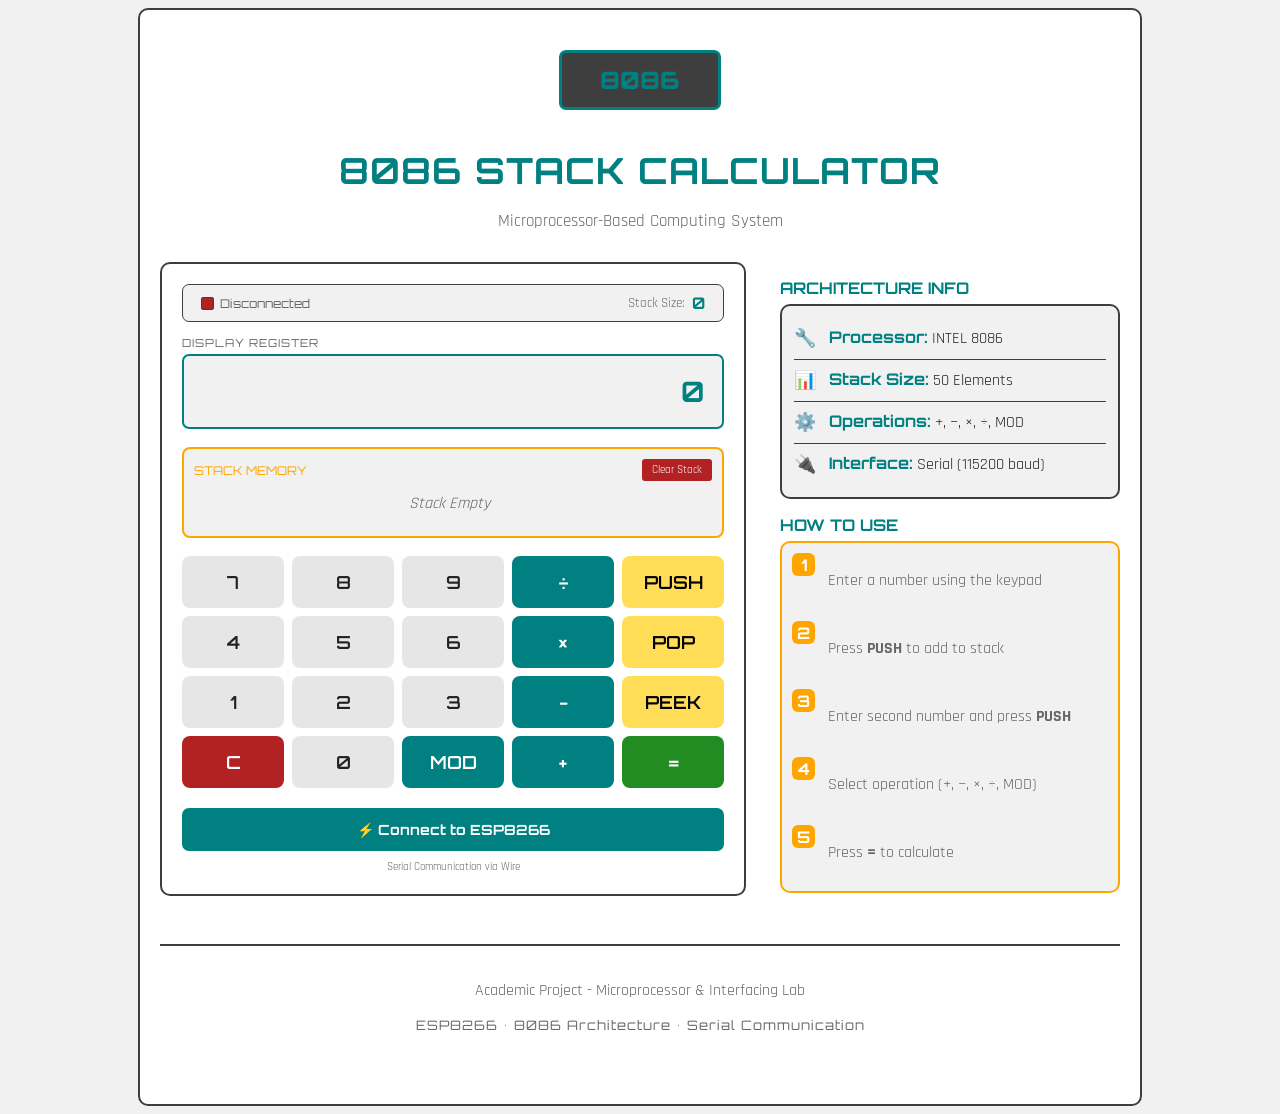
<file: Simulations_Web/8086_Simulator/index.html>
<!DOCTYPE html>
<html lang="en">
<head>
    <meta charset="UTF-8">
    <meta name="viewport" content="width=device-width, initial-scale=1.0">
    <title>8086 Stack Calculator | Academic Project</title>
    <link rel="stylesheet" href="style.css">
    <link rel="preconnect" href="https://fonts.googleapis.com">
    <link rel="preconnect" href="https://fonts.gstatic.com" crossorigin>
    <link href="https://fonts.googleapis.com/css2?family=Orbitron:wght@400;500;700;900&family=Rajdhani:wght@300;400;500;600;700&display=swap" rel="stylesheet">
</head>
<body>
    <div class="background-animation">
        <div class="circuit-line line1"></div>
        <div class="circuit-line line2"></div>
        <div class="circuit-line line3"></div>
        <div class="circuit-line line4"></div>
    </div>
    
    <div class="container">
        <header class="project-header">
            <div class="chip-icon">
                <div class="chip-body">
                    <div class="chip-pins left"></div>
                    <div class="chip-label">8086</div>
                    <div class="chip-pins right"></div>
                </div>
            </div>
            <h1 class="main-title">8086 Stack Calculator</h1>
            <p class="subtitle">Microprocessor-Based Computing System</p>
        </header>

        <div class="calculator-wrapper">
            <div class="calculator-container">
                <div class="status-bar">
                    <div class="status-indicator">
                        <span class="status-dot" id="statusDot"></span>
                        <span class="status-text" id="statusText">Disconnected</span>
                    </div>
                    <div class="stack-info">
                        <span class="stack-label">Stack Size:</span>
                        <span class="stack-value" id="stackSize">0</span>
                    </div>
                </div>

                <div class="display-section">
                    <div class="display-label">Display Register</div>
                    <input type="text" id="display" class="display" readonly value="0">
                    <div class="display-glow"></div>
                </div>

                <div class="stack-display">
                    <div class="stack-header">
                        <span class="stack-title">Stack Memory</span>
                        <button class="clear-stack-btn" id="clearStackBtn">Clear Stack</button>
                    </div>
                    <div class="stack-content" id="stackContent">
                        <div class="empty-stack">Stack Empty</div>
                    </div>
                </div>

                <div class="keypad">
                    <button class="key number-key" data-value="7">7</button>
                    <button class="key number-key" data-value="8">8</button>
                    <button class="key number-key" data-value="9">9</button>
                    <button class="key operation-key" data-operation="/">÷</button>
                    <button class="key special-key" id="pushBtn">PUSH</button>

                    <button class="key number-key" data-value="4">4</button>
                    <button class="key number-key" data-value="5">5</button>
                    <button class="key number-key" data-value="6">6</button>
                    <button class="key operation-key" data-operation="*">×</button>
                    <button class="key special-key" id="popBtn">POP</button>

                    <button class="key number-key" data-value="1">1</button>
                    <button class="key number-key" data-value="2">2</button>
                    <button class="key number-key" data-value="3">3</button>
                    <button class="key operation-key" data-operation="-">−</button>
                    <button class="key special-key" id="peekBtn">PEEK</button>

                    <button class="key clear-key" id="clearBtn">C</button>
                    <button class="key number-key" data-value="0">0</button>
                    <button class="key operation-key" data-operation="%">MOD</button>
                    <button class="key operation-key" data-operation="+">+</button>
                    <button class="key equals-key" id="equalsBtn">=</button>
                </div>

                <div class="connection-panel">
                    <button class="connect-btn" id="connectBtn">
                        <span class="btn-icon">⚡</span>
                        <span class="btn-text">Connect to ESP8266</span>
                    </button>
                    <div class="connection-info">Serial Communication via Wire</div>
                </div>
            </div>

            <div class="info-panel">
                <h3 class="info-title">Architecture Info</h3>
                <div class="info-card">
                    <div class="info-item">
                        <span class="info-icon">🔧</span>
                        <div class="info-content">
                            <strong>Processor:</strong> INTEL 8086
                        </div>
                    </div>
                    <div class="info-item">
                        <span class="info-icon">📊</span>
                        <div class="info-content">
                            <strong>Stack Size:</strong> 50 Elements
                        </div>
                    </div>
                    <div class="info-item">
                        <span class="info-icon">⚙️</span>
                        <div class="info-content">
                            <strong>Operations:</strong> +, −, ×, ÷, MOD
                        </div>
                    </div>
                    <div class="info-item">
                        <span class="info-icon">🔌</span>
                        <div class="info-content">
                            <strong>Interface:</strong> Serial (115200 baud)
                        </div>
                    </div>
                </div>

                <h3 class="info-title">How to Use</h3>
                <div class="usage-steps">
                    <div class="step">
                        <span class="step-number">1</span>
                        <p>Enter a number using the keypad</p>
                    </div>
                    <div class="step">
                        <span class="step-number">2</span>
                        <p>Press <strong>PUSH</strong> to add to stack</p>
                    </div>
                    <div class="step">
                        <span class="step-number">3</span>
                        <p>Enter second number and press <strong>PUSH</strong></p>
                    </div>
                    <div class="step">
                        <span class="step-number">4</span>
                        <p>Select operation (+, −, ×, ÷, MOD)</p>
                    </div>
                    <div class="step">
                        <span class="step-number">5</span>
                        <p>Press <strong>=</strong> to calculate</p>
                    </div>
                </div>
            </div>
        </div>

        <footer class="project-footer">
            <p>Academic Project - Microprocessor & Interfacing Lab</p>
            <p class="tech-stack">ESP8266 • 8086 Architecture • Serial Communication</p>
        </footer>
    </div>

    <script src="script.js"></script>
</body>
</html>
</file>
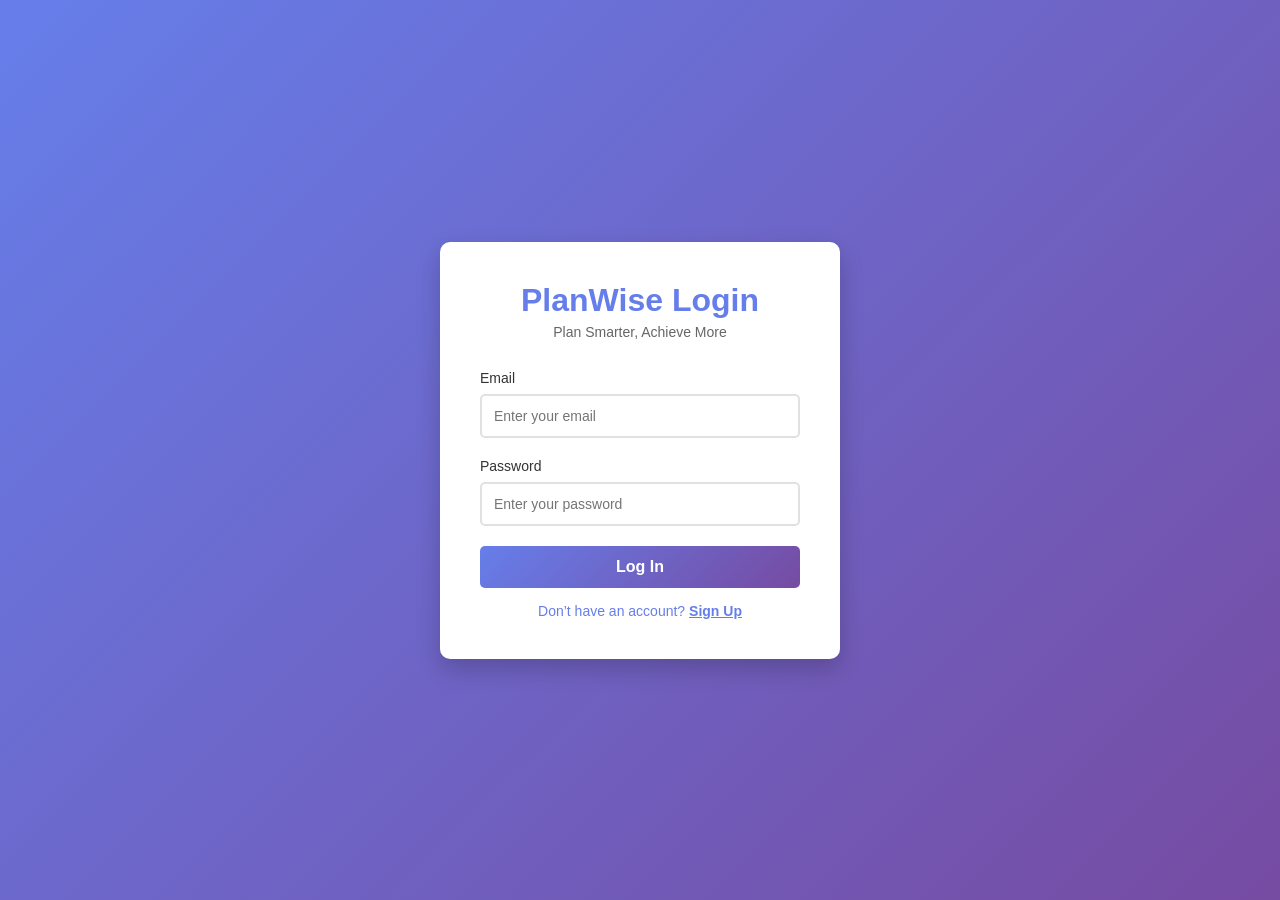
<file: FullStack_Web/Planner/Backend/src/main/resources/static/index.html>
<!DOCTYPE html>
<html lang="en">
<head>
    <meta charset="UTF-8" />
    <meta name="viewport" content="width=device-width, initial-scale=1.0" />
    <title>PlanWise - Login / Sign Up</title>
    <style>
        * { margin: 0; padding: 0; box-sizing: border-box; }
        body {
          font-family: 'Segoe UI', Tahoma, Geneva, Verdana, sans-serif;
          background: linear-gradient(135deg, #667eea 0%, #764ba2 100%);
          min-height: 100vh;
          display: flex;
          justify-content: center;
          align-items: center;
        }
        .login-container {
          background: white;
          padding: 40px;
          border-radius: 10px;
          box-shadow: 0 10px 25px rgba(0, 0, 0, 0.2);
          width: 100%;
          max-width: 400px;
        }
        .logo {
          text-align: center;
          margin-bottom: 30px;
        }
        .logo h1 {
          color: #667eea;
          font-size: 32px;
          font-weight: 700;
        }
        .logo p {
          color: #666;
          font-size: 14px;
          margin-top: 5px;
        }
        .form-group {
          margin-bottom: 20px;
        }
        label {
          display: block;
          margin-bottom: 8px;
          color: #333;
          font-weight: 500;
          font-size: 14px;
        }
        input {
          width: 100%;
          padding: 12px;
          border: 2px solid #e1e1e1;
          border-radius: 5px;
          font-size: 14px;
          transition: border-color 0.3s;
        }
        input:focus {
          outline: none;
          border-color: #667eea;
        }
        .btn-login {
          width: 100%;
          padding: 12px;
          background: linear-gradient(135deg, #667eea 0%, #764ba2 100%);
          color: white;
          border: none;
          border-radius: 5px;
          font-size: 16px;
          font-weight: 600;
          cursor: pointer;
          transition: transform 0.2s;
        }
        .btn-login:hover {
          transform: translateY(-2px);
        }
        .forgot-password,
        .switch-link {
          text-align: center;
          margin-top: 15px;
          color: #667eea;
          font-size: 14px;
          cursor: pointer;
        }
        .switch-link span {
          font-weight: 600;
          text-decoration: underline;
        }
        .error-message,
        .success-message {
          display: none;
          padding: 10px;
          border-radius: 5px;
          margin-bottom: 20px;
          font-size: 14px;
        }
        .error-message {
          background: #fee;
          color: #c33;
        }
        .success-message {
          background: #efe;
          color: #3c3;
        }
    </style>
</head>
<body>
<div class="login-container">
    <div class="logo">
        <h1 id="formTitle">PlanWise Login</h1>
        <p>Plan Smarter, Achieve More</p>
    </div>

    <div class="error-message" id="errorMessage"></div>
    <div class="success-message" id="successMessage"></div>

    <form id="authForm">
        <div class="form-group">
            <label for="email">Email</label>
            <input type="email" id="email" name="email" required placeholder="Enter your email" />
        </div>
        <div class="form-group">
            <label for="password">Password</label>
            <input type="password" id="password" name="password" required placeholder="Enter your password" />
        </div>
        <button type="submit" class="btn-login" id="submitBtn">Log In</button>
    </form>

    <div class="switch-link" id="switchMode">
        Don’t have an account? <span>Sign Up</span>
    </div>
</div>

<script>
    const form = document.getElementById('authForm');
    const errorMessage = document.getElementById('errorMessage');
    const successMessage = document.getElementById('successMessage');
    const formTitle = document.getElementById('formTitle');
    const submitBtn = document.getElementById('submitBtn');
    const switchMode = document.getElementById('switchMode');

    let isLoginMode = true; // start in login mode

    switchMode.addEventListener('click', () => {
      isLoginMode = !isLoginMode;
      if (isLoginMode) {
        formTitle.textContent = "PlanWise Login";
        submitBtn.textContent = "Log In";
        switchMode.innerHTML = `Don’t have an account? <span>Sign Up</span>`;
      } else {
        formTitle.textContent = "PlanWise Sign Up";
        submitBtn.textContent = "Register";
        switchMode.innerHTML = `Already have an account? <span>Log In</span>`;
      }
      errorMessage.style.display = 'none';
      successMessage.style.display = 'none';
    });

    form.addEventListener('submit', async (e) => {
      e.preventDefault();
      errorMessage.style.display = 'none';
      successMessage.style.display = 'none';

      const email = document.getElementById('email').value.trim();
      const password = document.getElementById('password').value.trim();

      const endpoint = isLoginMode
        ? "http://localhost:8080/api/auth/login"
        : "http://localhost:8080/api/auth/register";

      try {
        const response = await fetch(endpoint, {
          method: "POST",
          headers: { "Content-Type": "application/json" },
          body: JSON.stringify({ email, password }),
        });

        const data = await response.json();

        if (response.ok) {
          successMessage.textContent = data.message || (isLoginMode ? "Login successful!" : "Registration successful!");
          successMessage.style.display = "block";

          if (isLoginMode && data.sessionToken) {
            localStorage.setItem("sessionToken", data.sessionToken);
            setTimeout(() => (window.location.href = "/dashboard.html"), 1200);
          }
        } else {
          errorMessage.textContent = data.error || (isLoginMode ? "Invalid credentials!" : "Registration failed!");
          errorMessage.style.display = "block";
        }
      } catch (err) {
        console.error("Fetch error:", err);
        errorMessage.textContent = "❌ Failed to connect to backend.";
        errorMessage.style.display = "block";
      }
    });
</script>
</body>
</html>
</file>
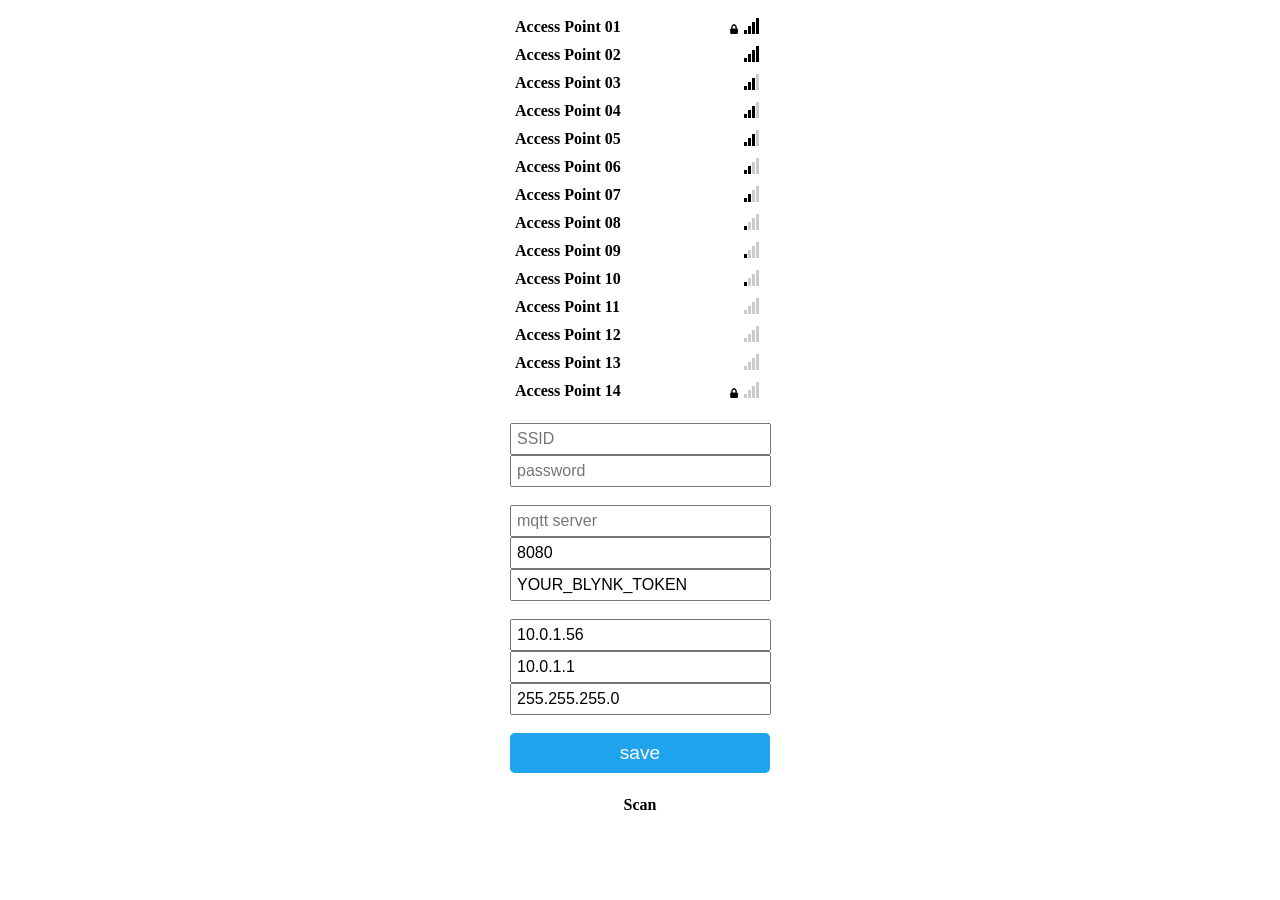
<file: IoT_Embedded_Systems/libraries/WiFiManager/extras/test.html>
<!DOCTYPE html>
<html lang="en">

<head>
    <meta name="viewport" content="width=device-width, initial-scale=1, user-scalable=no" />
    <title>Config ESP</title>
    <script>

    function c(l,e) {
    	console.log(l);
    	// preventDefault();
        document.getElementById('s').value = l.innerText || l.textContent;
        // document.location.href = document.location +"#wmform";
        p = l.nextElementSibling.classList.contains("l");
        document.getElementById('p').disabled = !p;
        if(p)document.getElementById('p').focus();
        return false;
    }

    </script>

<style>
.c,
body {
    text-align: center
}

div,
input {
    padding: 5px;
    font-size: 1em
}

input {
    width: 95%
}

body {
    font-family: verdana
}

button {
    border: 0;
    border-radius: .3rem;
    background-color: #1fa3ec;
    color: #fff;
    line-height: 2.4rem;
    font-size: 1.2rem;
    width: 100%
}

a {
    color: #000;
    font-weight: 700;
    text-decoration: none
}

a:hover {
    color: #1fa3ec;
    text-decoration: underline
}

.q {
    height: 16px;
    margin: 0;
    padding: 0 5px;
    text-align: right;
    min-width: 38px
}

.q.q-0:after {
    background-position-x: 0
}

.q.q-1:after {
    background-position-x: -16px
}

.q.q-2:after {
    background-position-x: -32px
}

.q.q-3:after {
    background-position-x: -48px
}

.q.q-4:after {
    background-position-x: -64px
}

.q.l:before {
    background-position-x: -80px;
    padding-right: 5px
}

.ql .q {
    float: left
}

.qr .q {
    float: right
}

.qinv .q {
    -webkit-filter: invert(1);
    filter: invert(1)
}

.q:after,
.q:before {
    content: '';
    width: 16px;
    height: 16px;
    display: inline-block;
    background-repeat: no-repeat;
    background-position: 16px 0;
    background-image: url('[data-uri]');
}

@media (-webkit-min-device-pixel-ratio: 2),
(min-resolution: 192dpi) {
    .q:before,
    .q:after {
        background-image: url('[data-uri]');
        background-size: 95px 16px;
    }
}

input:disabled {
    opacity: 0.5;
}

</style>

</head>

<body>
 	<!-- classes, left/right invert -->
    <div class="qr" style='text-align:left;display:inline-block;min-width:260px;'>
        <div><a href='#p' onclick='c(this)'>Access Point 01</a><div role='img' aria-label='88%' title='88%' class='q q-4 l'></div></div>
        <div><a href='#p' onclick='c(this)'>Access Point 02</a><div role='img' aria-label='88%' title='88%' class='q q-4'></div></div>
        <div><a href='#p' onclick='c(this)'>Access Point 03</a><div role='img' aria-label='88%' title='88%' class='q q-3'></div></div>
        <div><a href='#p' onclick='c(this)'>Access Point 04</a><div role='img' aria-label='88%' title='88%' class='q q-3'></div></div>
        <div><a href='#p' onclick='c(this)'>Access Point 05</a><div role='img' aria-label='88%' title='88%' class='q q-3'></div></div>
        <div><a href='#p' onclick='c(this)'>Access Point 06</a><div role='img' aria-label='88%' title='88%' class='q q-2'></div></div>
        <div><a href='#p' onclick='c(this)'>Access Point 07</a><div role='img' aria-label='88%' title='88%' class='q q-2'></div></div>
        <div><a href='#p' onclick='c(this)'>Access Point 08</a><div role='img' aria-label='88%' title='88%' class='q q-1'></div></div>
        <div><a href='#p' onclick='c(this)'>Access Point 09</a><div role='img' aria-label='88%' title='88%' class='q q-1'></div></div>
        <div><a href='#p' onclick='c(this)'>Access Point 10</a><div role='img' aria-label='88%' title='88%' class='q q-1'></div></div>
        <div><a href='#p' onclick='c(this)'>Access Point 11</a><div role='img' aria-label='88%' title='88%' class='q q-0'></div></div>
        <div><a href='#p' onclick='c(this)'>Access Point 12</a><div role='img' aria-label='88%' title='88%' class='q q-0'></div></div>
        <div><a href='#p' onclick='c(this)'>Access Point 13</a><div role='img' aria-label='88%' title='88%' class='q q-0'></div></div>
        <div><a href='#p' onclick='c(this)'>Access Point 14</a><div role='img' aria-label='88%' title='88%' class='q q-0 l'></div></div>
        <br/>
        <form id="wmform" method='get' action='wifisave'>
            <input id='s' name='s' length=32 placeholder='SSID'>
            <br/>
            <input id='p' name='p' length=64 type='password' placeholder='password'>
            <br/>
            <br/>
            <input id='server' name='server' length=4 placeholder='mqtt server' value=''>
            <br/>
            <input id='port' name='port' length=5 placeholder='mqtt port' value='8080'>
            <br/>
            <input id='blynk' name='blynk' length=3 placeholder='blynk token' value='YOUR_BLYNK_TOKEN'>
            <br/>
            <br/>
            <input id='ip' name='ip' length=15 placeholder='Static IP' value='10.0.1.56'>
            <br/>
            <input id='gw' name='gw' length=15 placeholder='Static Gateway' value='10.0.1.1'>
            <br/>
            <input id='sn' name='sn' length=15 placeholder='Subnet' value='255.255.255.0'>
            <br/>
            <br/>
            <button type='submit'>save</button>
        </form>
        <br/>
        <div class="c"><a href="/wifi">Scan</a></div>
    </div>
</body>

</html>
</file>
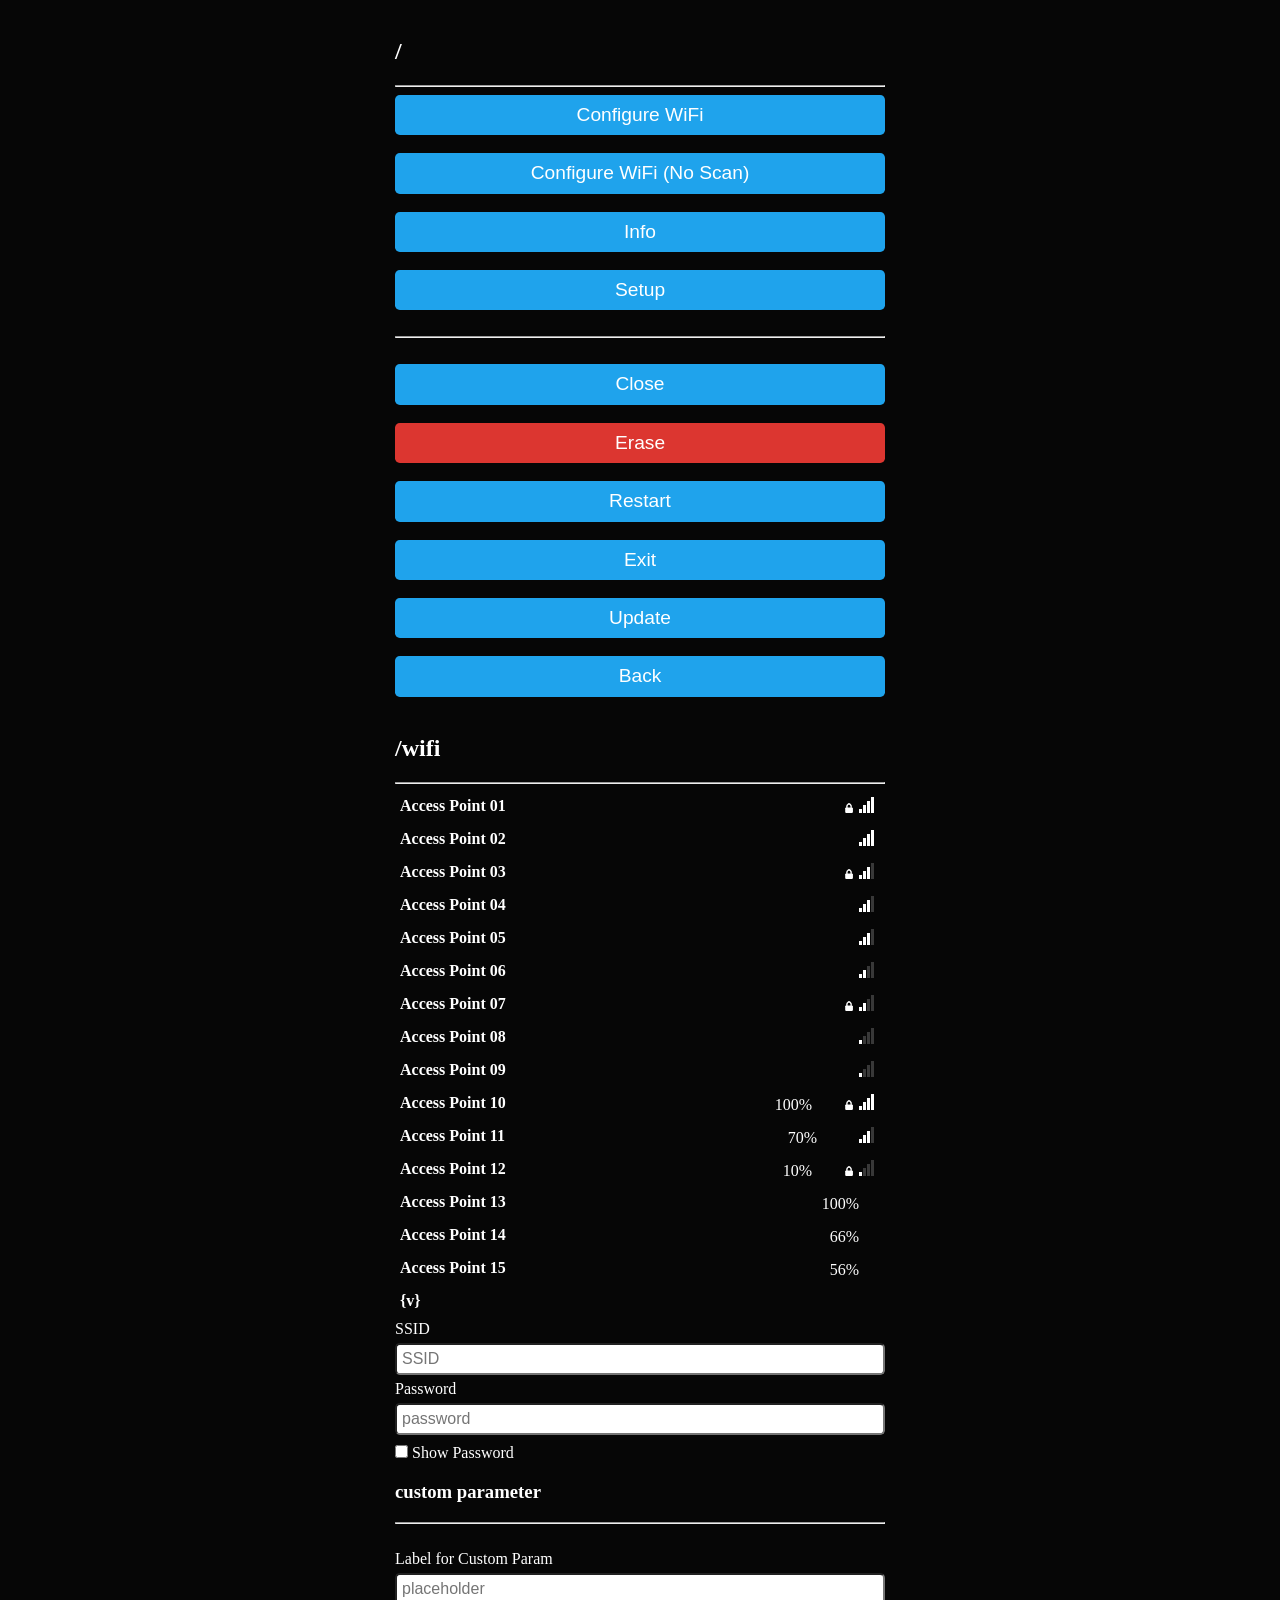
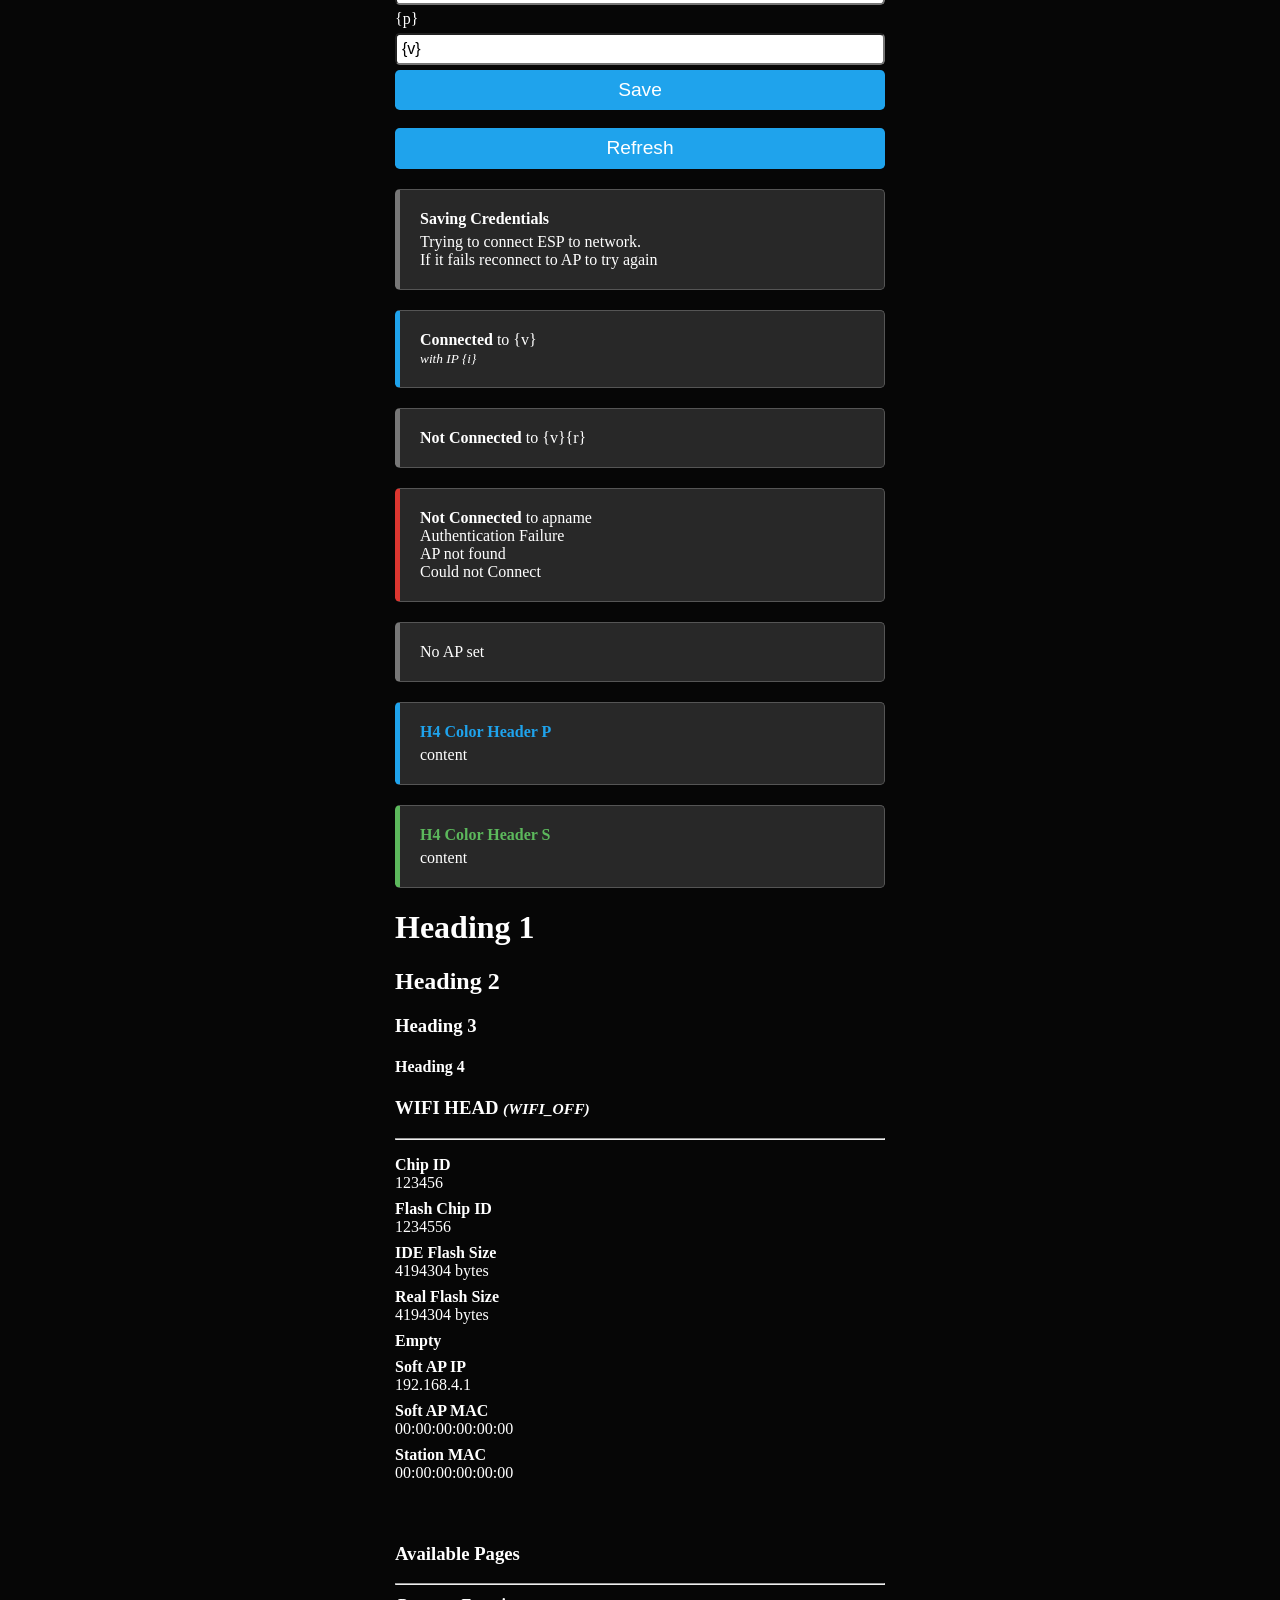
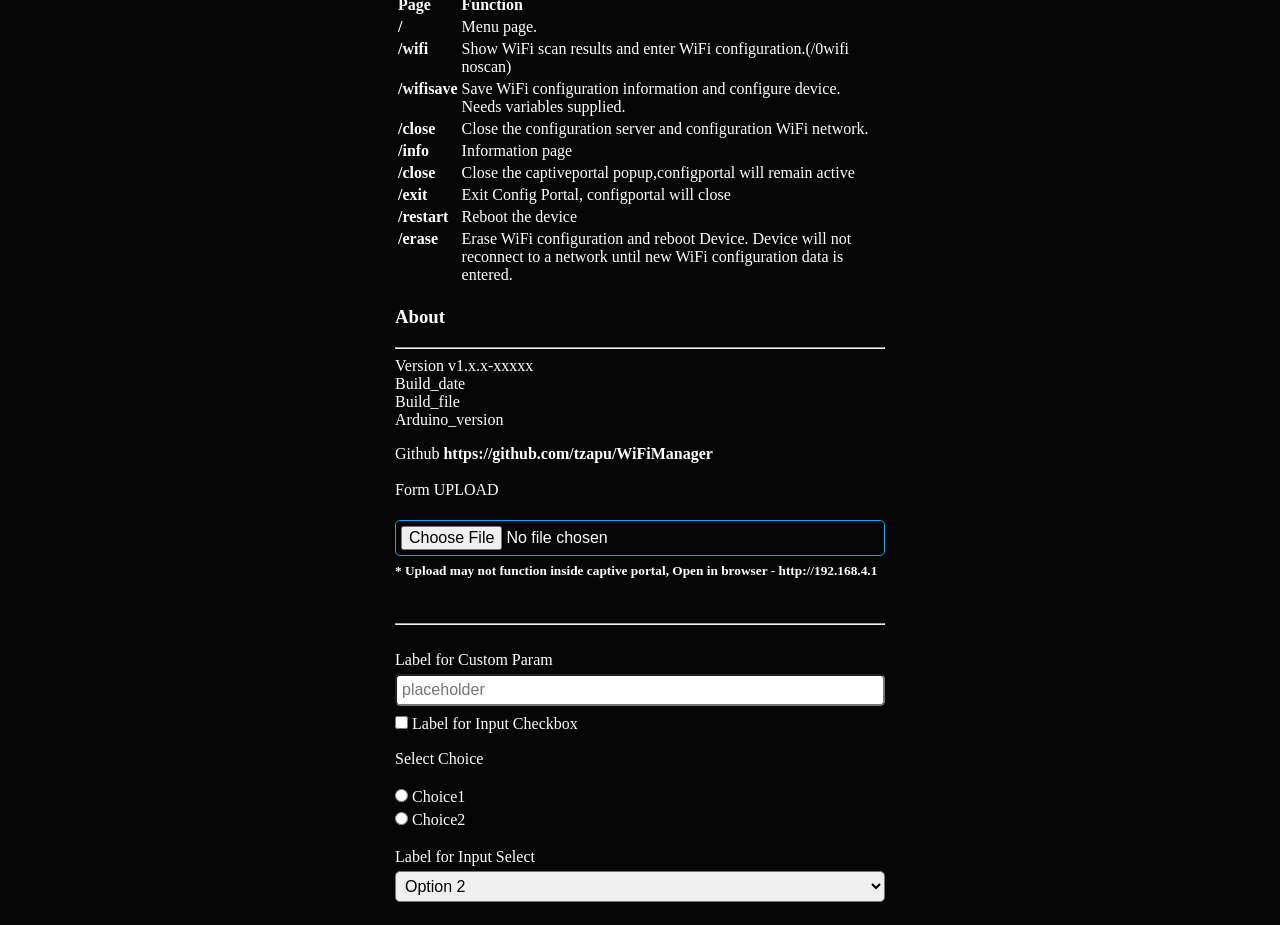
<file: IoT_Embedded_Systems/libraries/WiFiManager/extras/WiFiManager.template.html>
<!-- HTTP_HEAD -->
<!DOCTYPE html>
<html lang="en">
	<head>
		<meta name=\"viewport\" content=\"width=device-width, initial-scale=1, user-scalable=no\"/>
		<title>{v}</title>
<!-- /HTTP_HEAD -->
<!-- HTTP_STYLE -->
<style>

:root{
	 /* CSS VARIABLE THEME COLOR */
	/*--primarycolor:#9933CC;*/
	--primarycolor:#1fa3ec;
}

body.invert,
body.invert a,
body.invert h1 {
	background-color:#060606;
	color:white;
}
body.invert .msg{
	background-color: #282828;
	border-top: 1px solid #555;
	border-right: 1px solid #555;
	border-bottom: 1px solid #555;
	color:#fff;
}
body.invert .q[role=img] {
    -webkit-filter: invert(1);
    filter: invert(1);
}
.c,
body {
    text-align: center;
    font-family: verdana
}
.wrap {
	text-align:left;
	display:inline-block;
	min-width:260px;
	max-width:500px;
}
div,
input,select {
    padding: 5px;
    font-size: 1em;
    /*width: 100%;*/
    /*/*margin: 3px 0 10px 0; // BEFORE spacing shows label closer to input, but need to do same for AFTER*/
    margin: 5px 0;
	box-sizing: border-box;
}
div{
	margin: 5px 0;
}
input,button,select,.msg{
	border-radius:.3rem;
    width: 100%;
}
input[type=radio],input[type=checkbox]{
    width: auto;
}
button,input[type="button"],input[type="submit"] {
    border: 0;
    background-color: var(--primarycolor);
    color: #fff;
    line-height: 2.4rem;
    font-size: 1.2rem;
}
input[type="file"]{
	border: 1px solid var(--primarycolor);
}
a {
    color: #000;
    font-weight: 700;
    text-decoration: none;
}
a:hover {
    color: var(--primarycolor);
    text-decoration: underline;
}
.h {
	display: none;
}
.q {
    height: 16px;
    margin: 0;
    padding: 0 5px;
    text-align: right;
    min-width: 38px;
    float:right;
}
.q.q-0:after {
    background-position-x: 0;
}
.q.q-1:after {
    background-position-x: -16px;
}
.q.q-2:after {
    background-position-x: -32px;
}
.q.q-3:after {
    background-position-x: -48px;
}
.q.q-4:after {
    background-position-x: -64px;
}
.q.l:before {
    background-position-x: -80px;
    padding-right: 5px
}
.ql .q {
    float: left;
}

.q:after,
.q:before {
    content: '';width:16px;height:16px;display:inline-block;background-repeat:no-repeat;background-position: 16px 0;
 background-image: url('[data-uri]');
}
@media (-webkit-min-device-pixel-ratio: 2),
(min-resolution: 192dpi) {
    .q:before,
    .q:after {
        background-image: url('[data-uri]');
        background-size: 95px 16px;
    }
}

.msg {
	padding: 20px;
	margin: 20px 0;
	border: 1px solid #eee;
	border-left-width: 5px;
	border-left-color: #777;
}

.msg h4 {
    margin-top: 0;
	margin-bottom: 5px;
}
.msg.P {
    border-left-color: var(--primarycolor);
}
.msg.P h4 {
    color: var(--primarycolor);
}
.msg.S {
    border-left-color: #5cb85c;
}
.msg.S h4 {
    color: #5cb85c;
}
.msg.D {
    border-left-color: #dc3630;
}
.msg.D h4 {
    color: #dc3630;
}

dt {
	font-weight: bold;
}
dd {
	margin: 0;
	padding: 0 0 0.5em 0;
}
td {
	vertical-align: top;
}
button.D{
	background-color:#dc3630;
}

button{
	/*transition: 0s filter;*/
	transition: 0s opacity;
	transition-delay: 3s;
	transition-duration: 0s;
	cursor: pointer;
}

button:active{
	opacity: 50% !important;
	/*filter: brightness(50%);*/
	cursor: wait;
	transition-delay: 0s;
}

button:hover{
	/*opacity: 80%;*/
}

:disabled {
	opacity: 0.5;
}
</style>
<!-- /HTTP_STYLE -->
<!-- HTTP_SCRIPT -->
		<script>
		function c(l){document.getElementById('s').value=l.innerText||l.textContent;
		p = l.nextElementSibling.classList.contains('l');
		document.getElementById('p').disabled = !p;
		if(p)document.getElementById('p').focus()};
		function f() {var x = document.getElementById('p');x.type==='password'?x.type='text':x.type='password';}
		</script>
<!-- /HTTP_SCRIPT -->
<!-- HTTP_HEAD_END -->
	</head>
	<body class="invert">
		<div class='wrap'>
		<!-- <div class='wrap ql qinv'> -->
<!-- /HTTP_HEAD_END -->
			<!-- SAMPLE -->
			<h2>/</h2><hR>
			<!-- /SAMPLE -->
			<!-- HTTP_PORTAL_OPTIONS -->
			<!-- /HTTP_PORTAL_OPTIONS -->
			<!-- HTTP_PORTAL_MENU[] -->
			<form action='/wifi' method='get'><button>Configure WiFi</button></form><br/>
			<form action='/0wifi' method='get'><button>Configure WiFi (No Scan)</button></form><br/>
			<form action='/info' method='get'><button>Info</button></form><br/>
			<form action='/param' method='get'><button>Setup</button></form><br/>
			<Hr><br/>
			<form action='/close' method='post'><button>Close</button></form><br/>
			<form action='/erase' method='post'><button class='D'>Erase</button></form><br/>
			<form action='/restart' method='post'><button>Restart</button></form><br/>
			<form action='/exit' method='post'><button>Exit</button></form><br/>
			<form action='/exit' method='post'><button>Update</button></form><br/>
			<form action='/' method='post'><button>Back</button></form><br/>
			<!-- /HTTP_PORTAL_MENU -->
			<!-- SAMPLE -->
			<h2>/wifi</h2><hr>
			<div><a href='#p' onclick='c(this)'>Access Point 01</a><div role='img' aria-label='88%' title='88%' class='q q-4 l'></div></div>
			<div><a href='#p' onclick='c(this)'>Access Point 02</a><div role='img' aria-label='88%' title='88%' class='q q-4'></div></div>
			<div><a href='#p' onclick='c(this)'>Access Point 03</a><div role='img' aria-label='60%' title='60%' class='q q-3 l'></div></div>
			<div><a href='#p' onclick='c(this)'>Access Point 04</a><div role='img' aria-label='60%' title='60%' class='q q-3'></div></div>
			<div><a href='#p' onclick='c(this)'>Access Point 05</a><div role='img' aria-label='60%' title='60%' class='q q-3'></div></div>
			<div><a href='#p' onclick='c(this)'>Access Point 06</a><div role='img' aria-label='40%' title='40%' class='q q-2'></div></div>
			<div><a href='#p' onclick='c(this)'>Access Point 07</a><div role='img' aria-label='40%' title='40%' class='q q-2 l'></div></div>
			<div><a href='#p' onclick='c(this)'>Access Point 08</a><div role='img' aria-label='20%' title='20%' class='q q-1'></div></div>
			<div><a href='#p' onclick='c(this)'>Access Point 09</a><div role='img' aria-label='20%' title='20%' class='q q-1'></div></div>
			<div><a href='#p' onclick='c(this)'>Access Point 10</a><div role='img' aria-label='20%' title='20%' class='q q-4 l'></div><div class='q '>100%</div></div>
			<div><a href='#p' onclick='c(this)'>Access Point 11</a><div role='img' aria-label='10%' title='10%' class='q q-3'></div><div class='q '>70%</div></div>
			<div><a href='#p' onclick='c(this)'>Access Point 12</a><div role='img' aria-label='10%' title='10%' class='q q-1 l'></div><div class='q '>10%</div></div>
			<div><a href='#p' onclick='c(this)'>Access Point 13</a><div role='img' aria-label='10%' title='10%' class='q q-0 h'></div><div class='q '>100%</div></div>
			<div><a href='#p' onclick='c(this)'>Access Point 14</a><div class='q'>66%</div></div>
			<div><a href='#p' onclick='c(this)'>Access Point 15</a><div class='q'>56%</div></div>
			<!-- /SAMPLE -->
			<!-- HTTP_ITEM -->
			<div><a href='#p' onclick='c(this)'>{v}</a><div role='img' aria-label='{r}%' title='{r}%' class='q q-{q} {i}'></div></div>
			<!-- /HTTP_ITEM -->
			<!-- HTTP_FORM_START -->
			<form method='get' action='wifisave'><label for='s'>SSID</label><br/><input id='s' name='s' length=32 placeholder='SSID'><br/><label for='p'>Password</label><input id='p' name='p' length=64 type='password' placeholder='password'><input type='checkbox' id='show-password' onclick='f()'> <label for='show-password'>Show Password</label><br/>
			<!-- /HTTP_FORM_START -->
			<!-- SAMPLE -->
			<h3>custom parameter</h3><hr>
			<br/><label for='custom'>Label for Custom Param</label>
			<br/><input id='custom' name='custom' length='255' placeholder='placeholder' value='' {c}>
			<!-- /SAMPLE -->
			<!-- HTTP_FORM_LABEL -->
			<br/><label for='{i}'>{p}</label>
			<!-- /HTTP_FORM_LABEL -->
			<!-- HTTP_FORM_PARAM -->
			<br/><input id='{i}' name='{n}' length='{l}' placeholder='{p}' value='{v}' {c}>
			<!-- /HTTP_FORM_PARAM -->
			<!-- HTTP_FORM_END -->
			<br/><button type='submit'>Save</button></form>
			<!-- /HTTP_FORM_END -->
			<!-- HTTP_SCAN_LINK -->
			<br/><form action='/wifi' method='get'><button>Refresh</button></form>
			<!-- /HTTP_SCAN_LINK -->
			<!-- HTTP_SAVED -->
			<div class='msg'><h4>Saving Credentials</h4>Trying to connect ESP to network.<br />If it fails reconnect to AP to try again</div>
			<!-- /HTTP_SAVED -->
			<!-- HTTP_STATUS_ON -->
			<div class='msg P'><strong>Connected</strong> to {v}<br/><em><small>with IP {i}</small></em></div>
			<!-- /HTTP_STATUS_ON -->
			<!-- HTTP_STATUS_OFF -->
			<div class='msg {c}'><strong>Not Connected</strong> to {v}{r}</div>
			<!-- /HTTP_STATUS_OFF -->
			<!-- sample -->
			<div class='msg D'><strong>Not Connected</strong> to apname
			<!-- /sample -->
			<!-- HTTP_STATUS_OFFPW -->
				<br/>Authentication Failure
			<!-- /HTTP_STATUS_OFFPW -->
			<!-- HTTP_STATUS_OFFNOAP -->
				<br/>AP not found
			<!-- /HTTP_STATUS_OFFNOAP -->
			<!-- HTTP_STATUS_OFFFAIL -->
				<br/>Could not Connect
			<!-- /HTTP_STATUS_OFFFAIL -->
			</div>
			<!-- HTTP_STATUS_NONE -->
			<div class='msg'>No AP set</div>
			<!-- /HTTP_STATUS_NONE -->
			<!-- SAMPLE -->
			<div class='msg P'><h4>H4 Color Header P</h4>content</div>
			<!-- /SAMPLE -->
			<!-- SAMPLE -->
			<div class='msg S'><h4>H4 Color Header S</h4>content</div>
			<!-- /SAMPLE -->
			<!-- SAMPLE -->
			<h1>Heading 1</h1>
			<h2>Heading 2</h2>
			<h3>Heading 3</h3>
			<h4>Heading 4</h4>
			<h3>WIFI HEAD <small><em>(WIFI_OFF)</em></small></h3><hr>
			<dl>
				<dt>Chip ID</dt><dd>123456</dd>
				<dt>Flash Chip ID</dt><dd>1234556</dd>
				<dt>IDE Flash Size</dt><dd>4194304 bytes</dd>
				<dt>Real Flash Size</dt><dd>4194304 bytes</dd>
				<dt>Empty</dt><dd></dd>
				<dt>Soft AP IP</dt><dd>192.168.4.1</dd>
				<dt>Soft AP MAC</dt><dd>00:00:00:00:00:00</dd>
				<dt>Station MAC</dt><dd>00:00:00:00:00:00</dd>
			</dl>
			<!-- /SAMPLE -->
			<!-- HTTP_HELP -->
		 		<br/><h3>Available Pages</h3><hr>
		 		<table class='table'>
		 		<thead><tr><th>Page</th><th>Function</th></tr></thead><tbody>
		 		<tr><td><a href='/'>/</a></td>
		 		<td>Menu page.</td></tr>
		 		<tr><td><a href='/wifi'>/wifi</a></td>
		 		<td>Show WiFi scan results and enter WiFi configuration.(/0wifi noscan)</td></tr>
		 		<tr><td><a href='/wifisave'>/wifisave</a></td>
		 		<td>Save WiFi configuration information and configure device. Needs variables supplied.</td></tr>
		 		<tr><td><a href='/close'>/close</a></td>
		 		<td>Close the configuration server and configuration WiFi network.</td></tr>
		 		<tr><td><a href='/info'>/info</a></td>
		 		<td>Information page</td></tr>
 				<tr><td><a href='/close'>/close</a></td>
 				<td>Close the captiveportal popup,configportal will remain active</td></tr>
		 		<tr><td><a href='/exit'>/exit</a></td>
		 		<td>Exit Config Portal, configportal will close</td></tr>
		 		<tr><td><a href='/restart'>/restart</a></td>
		 		<td>Reboot the device</td></tr>
		 		<tr><td><a href='/erase'>/erase</a></td>
		 		<td>Erase WiFi configuration and reboot Device. Device will not reconnect to a network until new WiFi configuration data is entered.</td></tr>
		 		</table>
		 		<h3>About</h3><hr>
		 		Version v1.x.x-xxxxx<Br/>
		 		Build_date<br/>
		 		Build_file<br/>
		 		Arduino_version<br/>
		 		<p/>Github <a href='https://github.com/tzapu/WiFiManager'>https://github.com/tzapu/WiFiManager</a>
			<!-- /HTTP_HELP -->
			<!-- FORM_UPLOAD -->
			<Br/><br/>Form UPLOAD<br/>
			<form method='POST' action='u' enctype='multipart/form-data'>
				<input type='file' name='update' accept='.bin,application/octet-stream' onchange="(function(el){document.getElementById('uploadbin').style.display = el.value=='' ? 'none' : 'initial';})(this)">
				<button id='uploadbin' class="h">Submit</button>
			<a href='http://192.168.4.1' target='_blank'><small>* Upload may not function inside captive portal, Open in browser - http://192.168.4.1</a></small>
			<!-- /FORM_UPLOAD -->


			<!-- FORM_EXTRAS -->
			<br/><br/><br/><hr>
			<br/>
			<label for='custom'>Label for Custom Param</label>
			<br/>
			<input id='custom' name='custom' length='255' placeholder='placeholder' value='' {c}>
			<br/>

			<!-- INOUT CHECKBOX -->
			<!-- <label for='input_checkbox'>Label for Input Checkbox</label> -->
			<input id='input_checkbox' name='input_checkbox' placeholder='placeholder' value='' type="checkbox" {c}>
			<label for='input_checkbox'>Label for Input Checkbox</label>
			<br/>

			<!-- INPUT CHOICE -->
			<p>Select Choice</p>
			<input style='display: inline-block;' type='radio' id='choice1' name='program_selection' value='1'>
  			<label for='choice1'>Choice1</label><br>
  			<input style='display: inline-block;' type='radio' id='choice2' name='program_selection' value='2'>
  			<label for='choice2'>Choice2</label><br>

  			<!-- INPUT SELECT -->
			<br/>
			<label for='input_select'>Label for Input Select</label>
			<select name="input_select" id="input_select" class="button">
			<option value="0">Option 1</option>
			<option value="1" selected>Option 2</option>
			<option value="2">Option 3</option>
			<option value="3">Option 4</option>
			</select>

			</form>

			<!-- /FORM_EXTRAS -->

<!-- HTTP_END -->
    </div>
	</body>
</html>
<!-- /HTTP_END -->
</file>
<file: Simulations_Web/8086_Simulator/style.css>
:root {
    --primary-color: #008080;     /* Teal */
    --secondary-color: #ffa500;   /* Orange */
    --accent-color: #3e3e3e;      /* Medium dark grey */
    --bg-dark: #222;
    --bg-medium: #f1f1f1;
    --bg-light: #ffffff;
    --text-primary: #222;
    --text-secondary: #666;
    --success-color: #228B22;     /* Forest Green */
    --error-color: #b22222;       /* Firebrick Red */
    --warning-color: #ffdd57;
}

body {
    font-family: 'Rajdhani', sans-serif;
    background: var(--bg-medium);
    min-height: 100vh;
    color: var(--text-primary);
}

.background-animation {display: none;} /* Remove glowing animation */

.container {
    max-width: 960px;
    margin: 0 auto;
    padding: 40px 20px;
    background: var(--bg-light);
    border-radius: 10px;
    border: 2px solid var(--accent-color);
}

.project-header {
    text-align: center;
    margin-bottom: 30px;
}

.chip-icon {
    display: inline-block;
    margin-bottom: 14px;
}
.chip-body {
    background: var(--accent-color);
    border: 3px solid var(--primary-color);
    border-radius: 7px;
    padding: 12px 24px;
    display: flex;
    align-items: center;
    gap: 14px;
}
.chip-label {
    font-family: 'Orbitron', monospace;
    font-size: 24px;
    font-weight: 900;
    color: var(--primary-color);
}
.calculator-wrapper {
    display: grid;
    grid-template-columns: 1fr 340px;
    gap: 34px;
    align-items: flex-start;
    margin-top: 18px;
}

/* Make calculator-container and info-panel stack in single column for mobile */
@media (max-width: 960px) {
    .calculator-wrapper {
        grid-template-columns: 1fr;
        gap: 20px;
    }
    .info-panel {
        margin-top: 0;
    }
}
.main-title {
    font-family: 'Orbitron', monospace;
    font-size: 36px;
    font-weight: 700;
    color: var(--primary-color);
    margin-bottom: 8px;
    text-transform: uppercase;
    letter-spacing: 1px;
}
.subtitle {
    font-size: 17px;
    color: var(--text-secondary);
}

/* Calculator block */
.calculator-container {
    background: var(--bg-light);
    border: 2px solid var(--accent-color);
    border-radius: 10px;
    padding: 20px;
    box-shadow: none;
    margin-bottom: 20px;
}

/* Status Bar block */
.status-bar {
    display: flex;
    justify-content: space-between;
    align-items: center;
    background: var(--bg-medium);
    border-radius: 7px;
    margin-bottom: 14px;
    border: 1px solid var(--accent-color);
    padding: 8px 18px;
}
.status-indicator {
    display: flex;
    align-items: center;
    gap: 6px;
}
.status-dot {
    width: 11px;
    height: 11px;
    border-radius: 2px;
    background: var(--error-color);
    border: 1px solid var(--accent-color);
}
.status-dot.connected {
    background: var(--success-color);
}
.status-text {
    font-family: 'Orbitron', monospace;
    font-size: 12px;
    color: var(--text-secondary);
}

.stack-info {
    display: flex;
    align-items: center;
    gap: 8px;
}
.stack-label {
    color: var(--text-secondary);
    font-size: 13px;
}
.stack-value {
    font-family: 'Orbitron', monospace;
    font-size: 16px;
    color: var(--primary-color);
    font-weight: 700;
}

.display-section {
    margin-bottom: 18px;
}
.display-label {
    font-family: 'Orbitron', monospace;
    font-size: 11px;
    color: var(--text-secondary);
    margin-bottom: 4px;
    text-transform: uppercase;
    letter-spacing: 1px;
}
.display {
    width: 100%;
    background: var(--bg-medium);
    border: 2px solid var(--primary-color);
    border-radius: 7px;
    padding: 18px;
    font-family: 'Orbitron', monospace;
    font-size: 2.2vw; /* Use responsive size */
    font-weight: 700;
    color: var(--primary-color);
    text-align: right;
    box-shadow: none;
    overflow-x: auto;
    white-space: nowrap;
    box-sizing: border-box;
    max-width: 100%;
}
.display-glow {display: none;}

.stack-display {
    background: var(--bg-medium);
    border: 2px solid var(--secondary-color);
    border-radius: 8px;
    padding: 10px;
    margin-bottom: 18px;
}

.stack-header {
    display: flex;
    justify-content: space-between;
    align-items: center;
}
.stack-title {
    font-family: 'Orbitron', monospace;
    font-size: 12px;
    color: var(--secondary-color);
    text-transform: uppercase;
}
.clear-stack-btn {
    background: var(--error-color);
    border: none;
    color: #fff;
    padding: 4px 10px;
    border-radius: 3px;
    font-family: 'Rajdhani', sans-serif;
    font-size: 11px;
    cursor: pointer;
}
.clear-stack-btn:hover {
    background: #ba3333;
}

.stack-content {
    overflow-y: auto;
    max-height: 115px;
    padding-right: 7px;
}
.empty-stack {
    text-align: center;
    color: var(--text-secondary);
    padding: 12px;
    font-style: italic;
}
.stack-item {
    background: var(--secondary-color);
    border: none;
    border-radius: 6px;
    padding: 5px 8px;
    margin-bottom: 6px;
    display: flex;
    justify-content: space-between;
    align-items: center;
}
.stack-item-index {
    font-family: 'Orbitron', monospace;
    font-size: 11px;
    color: var(--bg-dark);
}
.stack-item-value {
    font-family: 'Orbitron', monospace;
    font-size: 16px;
    color: var(--bg-dark);
    font-weight: 700;
}

.keypad {
    display: grid;
    grid-template-columns: repeat(5, 1fr);
    gap: 8px;
    margin-bottom: 20px;
}
.key {
    background: var(--accent-color);
    border: none;
    border-radius: 8px;
    padding: 15px;
    font-family: 'Orbitron', monospace;
    font-size: 18px;
    font-weight: 600;
    color: var(--text-primary);
    cursor: pointer;
    box-shadow: none;
    transition: background 0.2s;
}
.key:active {background: var(--secondary-color);}
.number-key {background: #e6e6e6;}
.number-key:active {background: var(--primary-color);}
.operation-key {background: var(--primary-color); color: #fff;}
.operation-key:active {background: var(--secondary-color); color: #000;}
.special-key {background: var(--warning-color); color: #000;}
.clear-key {background: var(--error-color); color: #fff;}
.clear-key:active {background: #ba3333;}
.equals-key {background: var(--success-color); color: #fff;}
.connection-panel {text-align: center;}
.connect-btn {
    width: 100%;
    background: var(--primary-color);
    border: none;
    border-radius: 7px;
    padding: 13px;
    font-family: 'Orbitron', monospace;
    font-size: 14px;
    font-weight: 700;
    color: #fff;
    cursor: pointer;
    box-shadow: none;
}
.connect-btn:hover {background: #006c6c;}
.connection-info {
    margin-top: 9px;
    font-size: 11px;
    color: var(--text-secondary);
}

/* Info Panel */
.info-panel {}
.info-title {
    font-family: 'Orbitron', monospace;
    font-size: 16px;
    color: var(--primary-color);
    margin-bottom: 6px;
    text-transform: uppercase;
}
.info-card {
    background: var(--bg-medium);
    border: 2px solid var(--accent-color);
    border-radius: 10px;
    padding: 12px;
    margin-bottom: 16px;
}
.info-item {
    display: flex;
    align-items: flex-start;
    gap: 13px;
    padding: 9px 0;
    border-bottom: 1px solid var(--accent-color);
}
.info-item:last-child {border-bottom: none;}
.info-icon {font-size: 18px;}
.info-content strong {
    color: var(--primary-color);
    margin-bottom: 2px;
    font-family: 'Orbitron', monospace;
}

/* Usage steps */
.usage-steps {
    background: var(--bg-medium);
    border: 2px solid var(--secondary-color);
    border-radius: 10px;
    padding: 10px;
}
.step {
    display: flex;
    align-items: flex-start;
    gap: 13px;
    margin-bottom: 12px;
}
.step:last-child {margin-bottom: 0;}
.step-number {
    background: var(--secondary-color);
    color: var(--bg-light);
    width: 23px;
    height: 23px;
    border-radius: 6px;
    display: flex;
    align-items: center;
    justify-content: center;
    font-family: 'Orbitron', monospace;
    font-weight: 700;
}
.step p {
    line-height: 1.5;
    color: var(--text-secondary);
    flex: 1;
}

/* Footer block */
.project-footer {
    text-align: center;
    margin-top: 28px;
    padding: 18px;
    border-top: 2px solid var(--accent-color);
}
.project-footer p {color: var(--text-secondary);}
.tech-stack {
    font-family: 'Orbitron', monospace;
    font-size: 13px;
    color: var(--primary-color);
    letter-spacing: 1px;
}

/* Responsive Tweaks */
@media (max-width: 768px) {
    .main-title {font-size: 24px;}
    .keypad {grid-template-columns: repeat(4, 1fr);}
    .info-panel {grid-template-columns: 1fr;}
}
</file>
